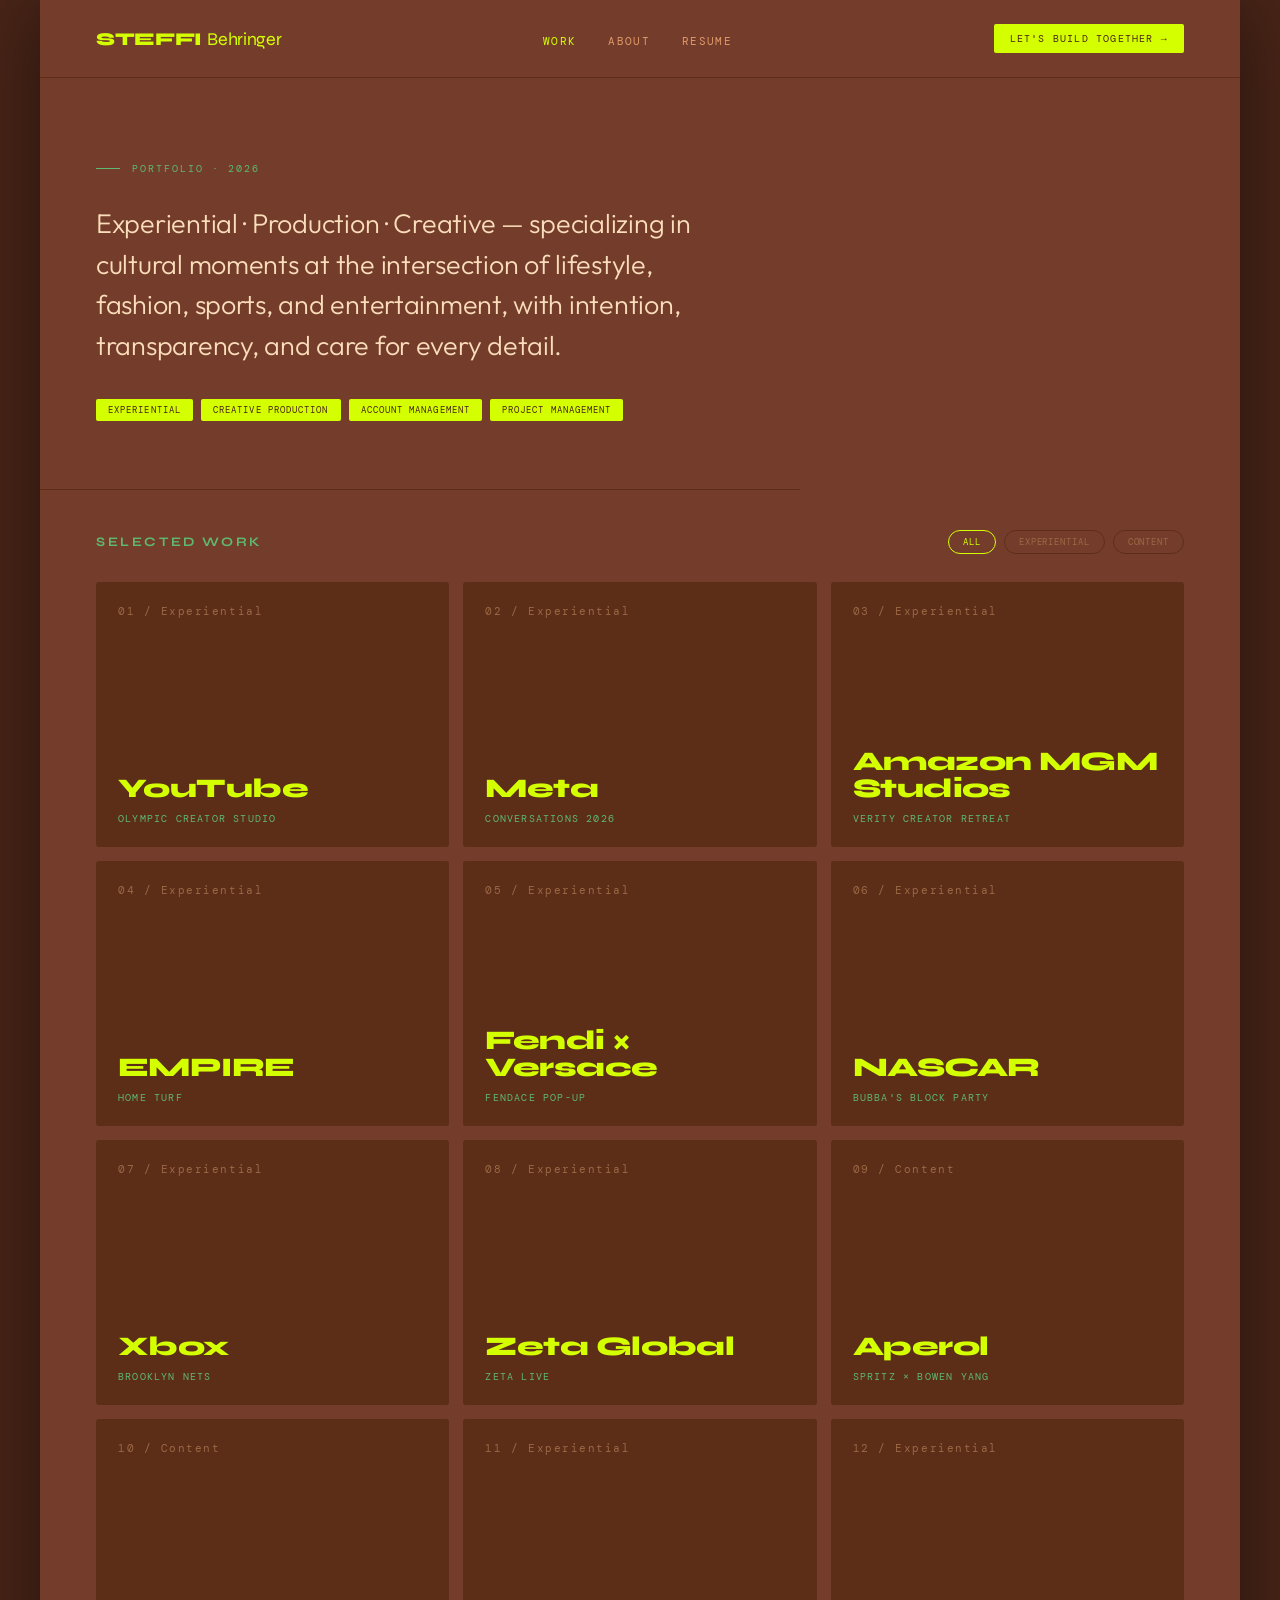
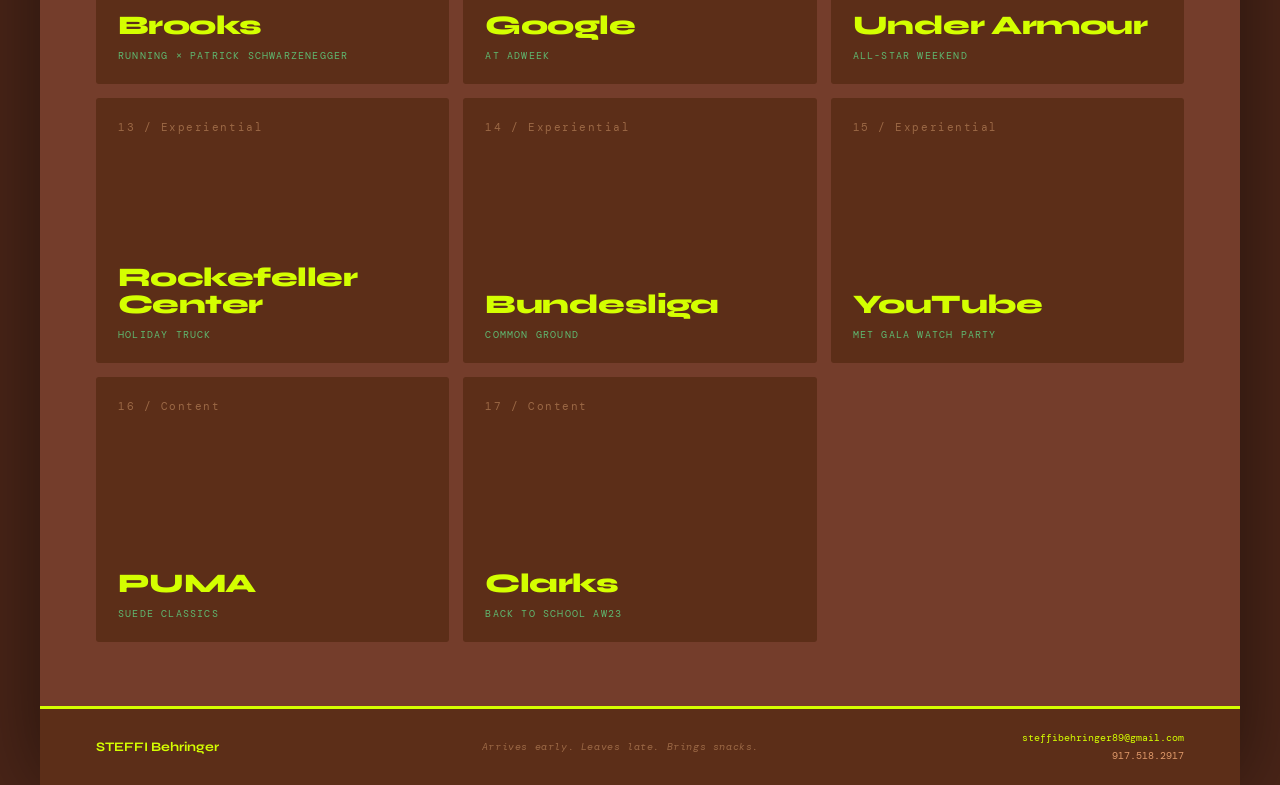
<file: index.html>
<!DOCTYPE html>
<html lang="en">
<head>
<meta charset="UTF-8">
<meta name="viewport" content="width=device-width, initial-scale=1.0">
<title>Steffi Behringer — Portfolio</title>
<meta name="description" content="Steffi Behringer — Senior Producer &amp; Partner. Creative, production and experiential work at the intersection of lifestyle, fashion, sports, and entertainment.">
<meta name="author" content="Steffi Behringer">

<!-- Open Graph / link previews -->
<meta property="og:type" content="website">
<meta property="og:title" content="Steffi Behringer — Portfolio">
<meta property="og:description" content="Senior Producer &amp; Partner. Cultural moments at the intersection of lifestyle, fashion, sports, and entertainment.">
<meta property="og:url" content="https://steffibehringer.com/">
<meta property="og:image" content="https://steffibehringer.com/images/youtube_athletes.jpg">
<meta property="og:image:alt" content="YouTube Olympic Creator Studio — Milano Cortina 2026">
<meta name="twitter:card" content="summary_large_image">
<meta name="twitter:title" content="Steffi Behringer — Portfolio">
<meta name="twitter:description" content="Senior Producer &amp; Partner. Cultural moments at the intersection of lifestyle, fashion, sports, and entertainment.">
<meta name="twitter:image" content="https://steffibehringer.com/images/youtube_athletes.jpg">

<!-- Favicon -->
<link rel="icon" href="favicon.svg" type="image/svg+xml">

<!-- Fonts -->
<link rel="preconnect" href="https://fonts.googleapis.com">
<link rel="preconnect" href="https://fonts.gstatic.com" crossorigin>
<link href="https://fonts.googleapis.com/css2?family=Syne:wght@400;600;700;800&family=Outfit:wght@300;400;500;600&family=DM+Mono:wght@300;400&display=swap" rel="stylesheet">

<!-- Styles — minified bundle (source: css/main.css, nav.css, portfolio.css,
     pages.css; regenerate with `python3 build.py`) -->
<link rel="stylesheet" href="css/styles.min.css">
</head>
<body>

<nav>
  <div class="nav-logo" onclick="showPage('work')">STEFFI <span>Behringer</span></div>
  <ul class="nav-links">
    <li><a onclick="showPage('work')" class="active" id="nav-work">Work</a></li>
    <li><a onclick="showPage('about')" id="nav-about">About</a></li>
    <li><a href="resume/">Resume</a></li>
  </ul>
  <a class="nav-cta" onclick="showPage('contact')">Let's Build Together →</a>
</nav>

<!-- ======================================================= WORK PAGE ==== -->
<div class="page active" id="page-work">
  <section class="hero">
    <div class="hero-eyebrow">Portfolio · 2026</div>
    <p class="hero-positioning">Experiential · Production · Creative — specializing in cultural moments at the intersection of lifestyle, fashion, sports, and entertainment, with intention, transparency, and care for every detail.</p>
    <div class="hero-pills">
      <span class="hero-pill">Experiential</span>
      <span class="hero-pill">Creative Production</span>
      <span class="hero-pill">Account Management</span>
      <span class="hero-pill">Project Management</span>
    </div>
  </section>

  <div class="work-header">
    <div class="work-title">Selected Work</div>
    <div class="work-filter">
      <button class="filter-btn active" onclick="filterCards('all',this)">All</button>
      <button class="filter-btn" onclick="filterCards('experiential',this)">Experiential</button>
      <button class="filter-btn" onclick="filterCards('content',this)">Content</button>
    </div>
  </div>

  <!-- Cards are rendered from js/projects.js by js/grid.js -->
  <div class="project-grid" id="project-grid"></div>
</div>

<!-- ====================================================== ABOUT PAGE ==== -->
<div class="page" id="page-about">
  <div class="about-page">
    <div class="about-hero">
      <div>
        <div class="about-label">About</div>
        <h1 class="about-heading">Black Forest roots.<br><em>Brooklyn energy.</em></h1>
        <div class="about-text">
          <p>Senior Producer — based in Brooklyn, available across the US and Europe. For the past eight years I've built cultural moments at the intersection of lifestyle, fashion, sports, and entertainment.</p>
          <p>My experience spans both sides of the industry — in-house at an agency and as a freelance senior producer, always as the primary client partner and end-to-end owner.</p>
          <p>Before the agency world, I founded BMW North America's first retail design program — a pilot that started with 10 BMW dealers on the East Coast, and after six months we scaled it to 339 dealers nationwide.</p>
          <p>German-raised, Brooklyn-made. Fluent in German and English with a sprinkle of Spanish. When not on set: running, shooting film, and rearranging rooms until they earn their place.</p>
        </div>
      </div>
      <!-- Photo intentionally omitted for now. To add one later: give
           .about-hero the class "has-photo" and drop a photo column back in
           (see .about-hero.has-photo in css/pages.css). -->
    </div>
    <div class="about-details">
      <div class="about-detail-card">
        <div class="detail-label">Availability</div>
        <div class="detail-content"><strong>US &amp; German Citizen</strong><br>Available across the US and Europe.<br>Brooklyn, NY · Freiburg, Germany</div>
      </div>
      <div class="about-detail-card">
        <div class="detail-label">Languages</div>
        <div class="detail-content"><strong>German</strong> — Native<br><strong>English</strong> — Fluent<br><strong>Spanish</strong> — Intermediate</div>
      </div>
      <div class="about-detail-card">
        <div class="detail-label">Beyond the Brief</div>
        <div class="detail-content">Marathon runner · Film photographer · Interior design obsessive · Detail-driven to the last corner of a room</div>
      </div>
    </div>
    <div class="about-allyship">
      <div>
        <div class="allyship-title">Allyship &amp; Action · Co-Founder</div>
        <div class="allyship-text">Community-driven initiative amplifying underrepresented voices in advertising and production. Featured in Adweek, Ad Council, and Forbes.</div>
      </div>
      <div>
        <a href="https://www.adweek.com/agencies/5-takeaways-allyship-action-execs-better-allies/" class="allyship-link" target="_blank" rel="noopener">Adweek: 5 Takeaways From Allyship &amp; Action</a>
        <a href="https://drive.google.com/file/d/1Sok7X1nSyW7-N40NEiH50WABASWHIrJO/view" class="allyship-link" target="_blank" rel="noopener">Adweek: Why Your Virtual Event Sucks</a>
      </div>
    </div>
  </div>
</div>

<!-- ==================================================== CONTACT PAGE ==== -->
<div class="page" id="page-contact">
  <div class="contact-page">
    <div class="contact-heading">Let's build</div>
    <div class="contact-sub">something together.</div>
    <p class="contact-text">Whether it's a brand activation, a content campaign, or something that doesn't have a name yet — I'd love to hear what you're working on.</p>
    <div class="contact-detail"><span class="contact-detail-label">Email</span><span class="contact-detail-value"><a href="mailto:steffibehringer89@gmail.com">steffibehringer89@gmail.com</a></span></div>
    <div class="contact-detail"><span class="contact-detail-label">Phone</span><span class="contact-detail-value">917.518.2917</span></div>
    <div class="contact-detail"><span class="contact-detail-label">LinkedIn</span><span class="contact-detail-value"><a href="https://linkedin.com/in/stefaniebehringer" target="_blank" rel="noopener">stefaniebehringer</a></span></div>
    <div class="contact-detail"><span class="contact-detail-label">Based</span><span class="contact-detail-value">Brooklyn, NY · Available US &amp; Europe</span></div>
    <a href="resume/" class="contact-btn">View Full Resume →</a>
  </div>
</div>

<footer>
  <div class="footer-logo">STEFFI Behringer</div>
  <div class="footer-cheeky">Arrives early. Leaves late. Brings snacks.</div>
  <div class="footer-contact"><a href="mailto:steffibehringer89@gmail.com">steffibehringer89@gmail.com</a><br>917.518.2917</div>
</footer>

<!-- ========================================================== MODAL ==== -->
<div class="modal-overlay" id="modal-overlay" onclick="closeModalOutside(event)">
  <div class="modal" id="modal" role="dialog" aria-modal="true" aria-labelledby="modal-title">
    <div class="modal-inner">
      <div class="modal-close"><button class="modal-close-btn" onclick="closeModal()">✕ Close</button></div>
      <div class="modal-header">
        <div class="modal-tags" id="modal-tags"></div>
        <div class="modal-title" id="modal-title"></div>
        <div class="modal-location" id="modal-location"></div>
      </div>
      <div id="modal-video-wrap"></div>
      <div id="modal-images-wrap"></div>
      <div class="modal-body">
        <div>
          <div class="modal-desc" id="modal-desc"></div>
          <div class="modal-impact" id="modal-impact"></div>
        </div>
        <div>
          <span class="modal-sidebar-label">My Role</span>
          <div id="modal-roles"></div>
        </div>
      </div>
    </div>
  </div>
</div>

<!-- Scripts. projects.js is your editable data (loaded readable). The engine
     (nav + filter + modal + grid) is the minified bundle app.min.js; it needs
     PROJECTS + openModal defined, so it loads after projects.js.
     Source: js/nav.js, filter.js, modal.js, grid.js — rebuild with
     `python3 build.py`. -->
<script src="js/projects.js"></script>
<script src="js/app.min.js"></script>
</body>
</html>
</file>
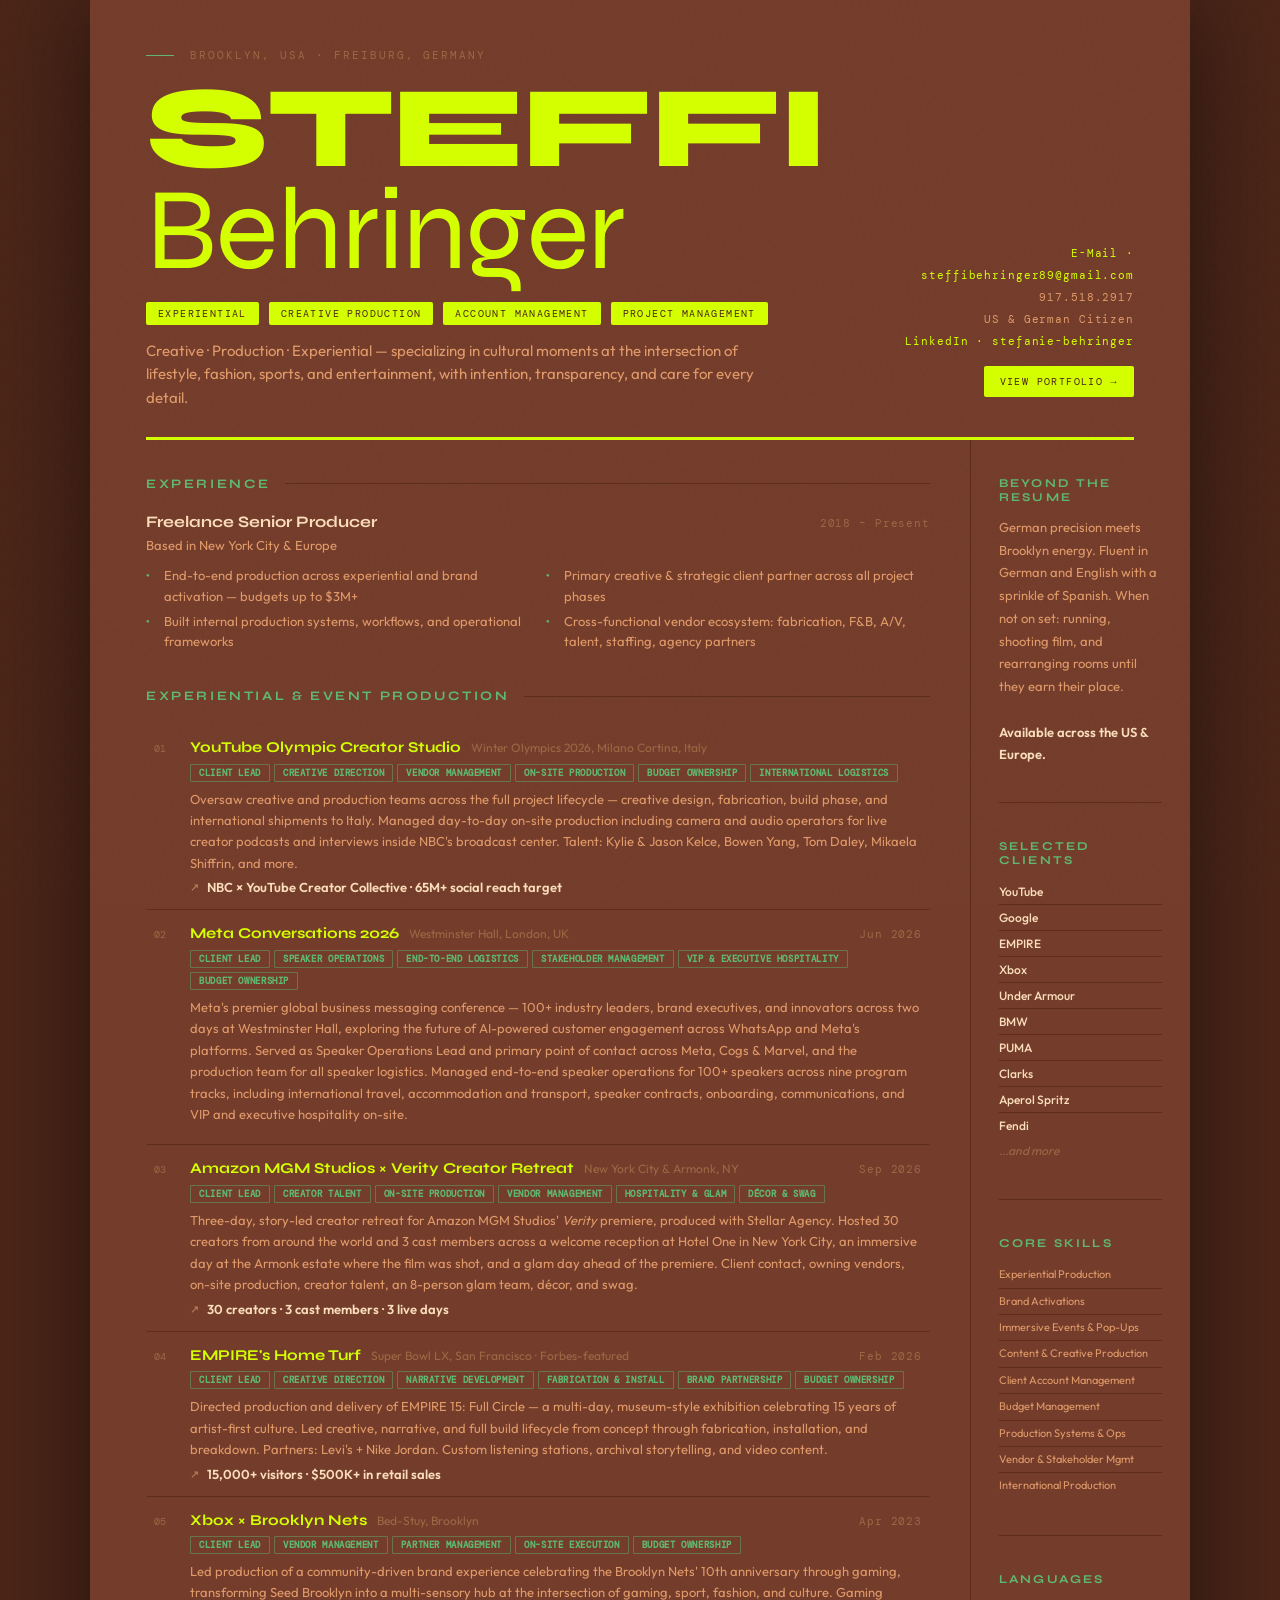
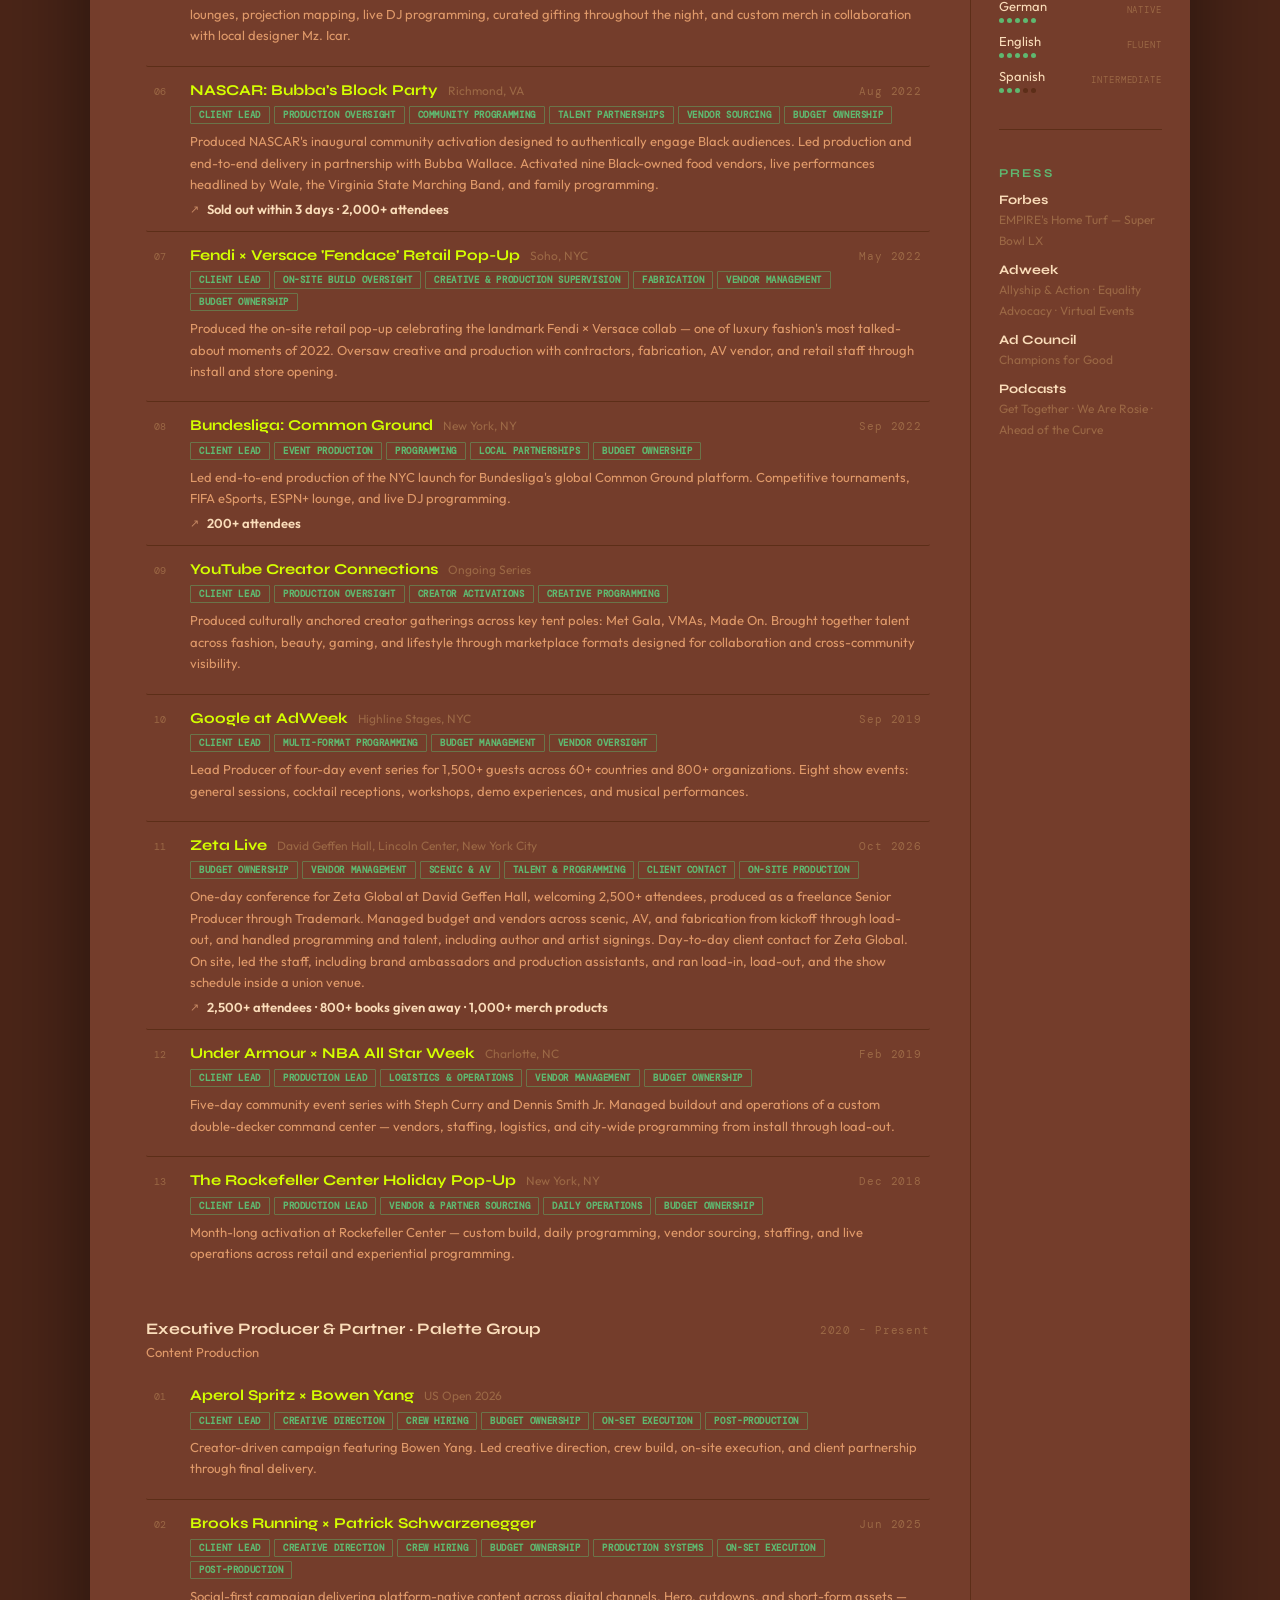
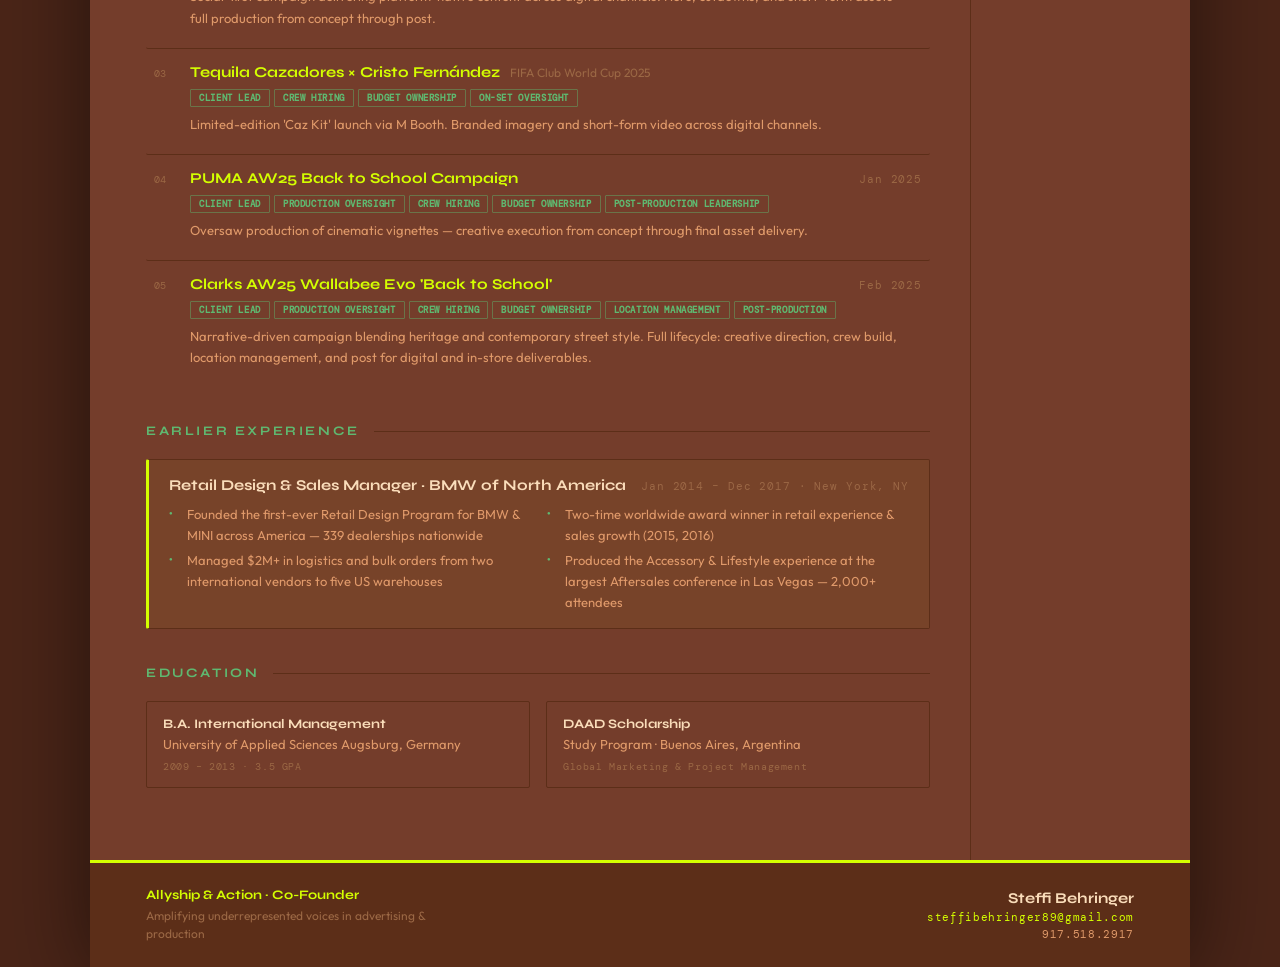
<file: resume/index.html>
<!DOCTYPE html>
<html lang="en">
<head>
<meta charset="UTF-8">
<meta name="viewport" content="width=device-width, initial-scale=1.0">
<title>Steffi Behringer — Producer</title>
<link rel="preconnect" href="https://fonts.googleapis.com">
<link rel="preconnect" href="https://fonts.gstatic.com" crossorigin>
<link href="https://fonts.googleapis.com/css2?family=Syne:wght@400;600;700;800&family=Outfit:wght@300;400;500;600&family=DM+Mono:wght@300;400&display=swap" rel="stylesheet">

<style>
* { box-sizing: border-box; margin: 0; padding: 0; }

:root {
  --bg:     #743D2B;
  --ink:    #FADDBA;
  --neon:   #D4FF00;
  --peach:  #C68863;
  --green:  #5FB870;
  --mid:    #E09A6A;
  --lt:     #9B6845;
  --rule:   #5C2E18;
  --display:'Syne', sans-serif;
  --body:   'Outfit', sans-serif;
  --mono:   'DM Mono', monospace;
}

html { background: #4A2518; }

body {
  background: var(--bg);
  color: var(--ink);
  font-family: var(--body);
  max-width: 1100px;
  margin: 0 auto;
  position: relative;
  box-shadow: 0 8px 80px rgba(0,0,0,0.5);
  min-height: 100vh;
}

body::before {
  content: '';
  position: fixed;
  inset: 0;
  background-image: url("data:image/svg+xml,%3Csvg viewBox='0 0 256 256' xmlns='http://www.w3.org/2000/svg'%3E%3Cfilter id='noise'%3E%3CfeTurbulence type='fractalNoise' baseFrequency='0.9' numOctaves='4' stitchTiles='stitch'/%3E%3C/filter%3E%3Crect width='100%25' height='100%25' filter='url(%23noise)' opacity='0.04'/%3E%3C/svg%3E");
  pointer-events: none;
  opacity: 0.35;
  z-index: 0;
}

/* ── MASTHEAD ── */
.masthead {
  padding: 48px 56px 0;
  display: grid;
  grid-template-columns: 1fr auto;
  align-items: end;
  gap: 32px;
  position: relative;
  z-index: 1;
}

.issue-line {
  font-family: var(--mono);
  font-size: 11px;
  letter-spacing: 0.18em;
  color: var(--lt);
  text-transform: uppercase;
  margin-bottom: 16px;
  display: flex;
  align-items: center;
  gap: 16px;
}
.issue-line::before {
  content: '';
  display: inline-block;
  width: 28px; height: 1px;
  background: var(--green);
}

.name-first {
  font-family: var(--display);
  font-size: clamp(72px, 10vw, 116px);
  font-weight: 800;
  line-height: 0.88;
  color: var(--neon);
  letter-spacing: -0.02em;
  display: block;
}
.name-last {
  font-family: var(--display);
  font-size: clamp(72px, 10vw, 116px);
  font-weight: 400;
  line-height: 0.88;
  color: var(--neon);
  letter-spacing: -0.01em;
  display: block;
}

/* Pills: neon yellow bg, dark text */
.title-strip {
  margin-top: 20px;
  display: flex;
  align-items: center;
  gap: 10px;
  flex-wrap: wrap;
}
.title-pill {
  font-family: var(--mono);
  font-size: 10px;
  letter-spacing: 0.14em;
  text-transform: uppercase;
  color: #4A2518;
  background: var(--neon);
  padding: 5px 12px;
  border-radius: 2px;
}

.masthead-right {
  display: flex;
  flex-direction: column;
  align-items: flex-end;
  gap: 8px;
  padding-bottom: 12px;
}
.contact-line {
  font-family: var(--mono);
  font-size: 11px;
  letter-spacing: 0.08em;
  color: var(--mid);
  text-align: right;
  line-height: 2;
}
.contact-line a { color: var(--neon); text-decoration: none; }

/* ── ACCENT RULE ── */
.accent-rule {
  height: 3px;
  background: var(--neon);
  margin: 28px 56px 0;
  position: relative;
  z-index: 1;
}

/* ── MAIN GRID ── */
.main-grid {
  display: grid;
  grid-template-columns: 1fr 220px;
  gap: 0;
  position: relative;
  z-index: 1;
}

/* ── SIDEBAR ── */
.sidebar {
  border-left: 1px solid var(--rule);
  padding: 36px 28px;
  display: flex;
  flex-direction: column;
  gap: 36px;
}

.sidebar-label {
  font-family: var(--display);
  font-size: 12px;
  font-weight: 700;
  letter-spacing: 0.18em;
  text-transform: uppercase;
  color: var(--green);
  margin-bottom: 12px;
  display: block;
}

.beyond-text {
  font-family: var(--body);
  font-size: 13px;
  line-height: 1.75;
  color: var(--mid);
}
.beyond-text strong {
  font-weight: 600;
  color: var(--ink);
}

.sidebar-divider { height: 1px; background: var(--rule); }

.competency-list { list-style: none; }
.competency-list li {
  font-family: var(--body);
  font-size: 11px;
  color: var(--mid);
  padding: 5px 0;
  border-bottom: 1px solid var(--rule);
  line-height: 1.4;
}
.competency-list li:last-child { border-bottom: none; }

.press-item { margin-bottom: 12px; }
.press-outlet {
  font-family: var(--display);
  font-size: 13px;
  font-weight: 700;
  color: var(--ink);
  display: block;
}
.press-desc {
  font-family: var(--body);
  font-size: 12px;
  color: var(--lt);
  line-height: 1.5;
}

.lang-list { display: flex; flex-direction: column; gap: 10px; }
.lang-item { display: flex; justify-content: space-between; align-items: center; }
.lang-name { font-family: var(--body); font-size: 13px; color: var(--ink); }
.lang-level { font-family: var(--mono); font-size: 9px; letter-spacing: 0.1em; color: var(--lt); text-transform: uppercase; }
.lang-dots { display: flex; gap: 3px; margin-top: 4px; }
.lang-dot { width: 5px; height: 5px; border-radius: 50%; background: var(--rule); }
.lang-dot.filled { background: var(--green); }

/* ── MAIN CONTENT ── */
.content { padding: 36px 40px 36px 56px; }

.section { margin-bottom: 36px; }

.section-header {
  display: flex;
  align-items: center;
  gap: 14px;
  margin-bottom: 20px;
}
.section-title {
  font-family: var(--display);
  font-size: 13px;
  font-weight: 700;
  letter-spacing: 0.2em;
  text-transform: uppercase;
  color: var(--green);
  white-space: nowrap;
}
.section-rule { flex: 1; height: 1px; background: var(--rule); }

.palette-role {
  display: grid;
  grid-template-columns: 1fr auto;
  align-items: baseline;
  gap: 16px;
  margin-bottom: 6px;
}
.palette-title {
  font-family: var(--display);
  font-size: 16px;
  font-weight: 700;
  color: var(--ink);
}
.palette-dates {
  font-family: var(--mono);
  font-size: 11px;
  letter-spacing: 0.08em;
  color: var(--lt);
}
.palette-meta {
  font-family: var(--body);
  font-size: 13px;
  color: var(--mid);
  margin-bottom: 12px;
}
.palette-bullets {
  list-style: none;
  display: grid;
  grid-template-columns: 1fr 1fr;
  gap: 4px 16px;
  margin-bottom: 4px;
}
.palette-bullets li {
  font-family: var(--body);
  font-size: 13px;
  color: var(--mid);
  padding-left: 18px;
  position: relative;
  line-height: 1.6;
}
.palette-bullets li::before {
  content: '●';
  position: absolute;
  left: 0;
  color: var(--green);
  font-size: 6px;
  top: 6px;
}

.subsection-label {
  font-family: var(--display);
  font-size: 14px;
  font-weight: 700;
  color: var(--ink);
  margin: 22px 0 14px;
  padding-bottom: 6px;
  border-bottom: 1px solid var(--rule);
  display: flex;
  align-items: center;
  gap: 10px;
}
.subsection-label::before {
  content: '';
  display: inline-block;
  width: 6px; height: 6px;
  border-radius: 50%;
  background: var(--neon);
  flex-shrink: 0;
}

.content-intro {
  font-family: var(--body);
  font-size: 13px;
  color: var(--mid);
  margin-bottom: 14px;
  line-height: 1.6;
}

.project-list { display: flex; flex-direction: column; gap: 0; }

.project-item {
  display: grid;
  grid-template-columns: auto 1fr;
  gap: 0 16px;
  padding: 14px 8px;
  border-bottom: 1px solid var(--rule);
  align-items: start;
  transition: background 0.15s;
  cursor: default;
  border-radius: 2px;
}
.project-item:hover { background: rgba(212,255,0,0.04); }
.project-item:last-child { border-bottom: none; }

.project-number {
  font-family: var(--mono);
  font-size: 10px;
  color: var(--lt);
  line-height: 1.8;
  min-width: 20px;
  padding-top: 2px;
}

.project-name-row {
  display: flex;
  align-items: baseline;
  gap: 10px;
  flex-wrap: wrap;
  margin-bottom: 6px;
}
.project-name {
  font-family: var(--display);
  font-size: 15px;
  font-weight: 700;
  color: var(--neon);
  line-height: 1.3;
}
.project-location {
  font-family: var(--body);
  font-size: 12px;
  color: var(--lt);
}

.project-tags {
  display: flex;
  flex-wrap: wrap;
  gap: 4px;
  margin-bottom: 7px;
}
.project-tag {
  font-family: var(--mono);
  font-size: 9px;
  font-weight: 700;
  letter-spacing: 0.07em;
  text-transform: uppercase;
  color: var(--green);
  border: 1px solid rgba(95,184,112,0.45);
  padding: 2px 8px;
  border-radius: 1px;
  background: transparent;
}

.project-desc {
  font-family: var(--body);
  font-size: 13px;
  color: var(--mid);
  line-height: 1.65;
  margin-bottom: 5px;
}
.project-impact {
  font-family: var(--body);
  font-size: 13px;
  font-weight: 600;
  color: var(--ink);
  display: flex;
  align-items: center;
  gap: 8px;
}
.project-impact::before { content: '↗'; color: var(--peach); font-size: 11px; font-family: var(--mono); font-weight: 300; }

/* ── BMW ── */
.bmw-block {
  background: rgba(212,255,0,0.03);
  border: 1px solid var(--rule);
  border-left: 3px solid var(--neon);
  padding: 16px 20px;
  border-radius: 2px;
}
.bmw-header {
  display: flex;
  justify-content: space-between;
  align-items: baseline;
  margin-bottom: 10px;
  flex-wrap: wrap;
  gap: 8px;
}
.bmw-title { font-family: var(--display); font-size: 15px; font-weight: 700; color: var(--ink); }
.bmw-dates { font-family: var(--mono); font-size: 11px; color: var(--lt); letter-spacing: 0.08em; }
.bmw-bullets { list-style: none; display: grid; grid-template-columns: 1fr 1fr; gap: 4px 16px; }
.bmw-bullets li {
  font-family: var(--body);
  font-size: 13px;
  color: var(--mid);
  padding-left: 18px;
  position: relative;
  line-height: 1.6;
}
.bmw-bullets li::before { content: '●'; position: absolute; left: 0; color: var(--green); font-size: 6px; top: 5px; }

/* ── EDUCATION ── */
.edu-strip { display: grid; grid-template-columns: 1fr 1fr; gap: 16px; }
.edu-card { padding: 14px 16px; border: 1px solid var(--rule); border-radius: 2px; }
.edu-degree { font-family: var(--display); font-size: 13px; font-weight: 700; color: var(--ink); margin-bottom: 3px; }
.edu-school { font-family: var(--body); font-size: 13px; color: var(--mid); line-height: 1.4; }
.edu-detail { font-family: var(--mono); font-size: 10px; color: var(--lt); letter-spacing: 0.06em; margin-top: 6px; }

/* ── FOOTER ── */
.footer-strip {
  border-top: 3px solid var(--neon);
  background: #5C2E18;
  padding: 24px 56px;
  display: flex;
  justify-content: space-between;
  align-items: center;
  flex-wrap: wrap;
  gap: 16px;
  position: relative;
  z-index: 1;
}
.footer-left {
  display: flex;
  flex-direction: column;
  gap: 4px;
}
.footer-allyship-title {
  font-family: var(--display);
  font-size: 13px;
  font-weight: 700;
  color: var(--neon);
}
.footer-allyship-sub {
  font-family: var(--body);
  font-size: 12px;
  color: var(--lt);
  max-width: 340px;
  line-height: 1.5;
}
.footer-right {
  display: flex;
  flex-direction: column;
  align-items: flex-end;
  gap: 3px;
}
.footer-name {
  font-family: var(--display);
  font-size: 15px;
  font-weight: 700;
  color: var(--ink);
}
.footer-contact-detail {
  font-family: var(--mono);
  font-size: 11px;
  letter-spacing: 0.06em;
  color: var(--mid);
}
.footer-contact-detail a { color: var(--neon); text-decoration: none; }

/* ── POSITIONING STATEMENT ── */
.positioning {
  font-family: var(--body);
  font-size: 15px;
  color: var(--mid);
  margin-top: 14px;
  margin-bottom: 0;
  line-height: 1.55;
  max-width: 620px;
}

/* ── CLIENT LOGO STRIP ── */
.client-strip {
  background: #5C2E18;
  border-top: 1px solid var(--rule);
  border-bottom: 1px solid var(--rule);
  padding: 18px 56px;
  position: relative;
  z-index: 1;
}
.client-strip-label {
  font-family: var(--mono);
  font-size: 9px;
  letter-spacing: 0.22em;
  text-transform: uppercase;
  color: var(--lt);
  margin-bottom: 14px;
  display: flex;
  align-items: center;
  gap: 12px;
}
.client-strip-label::after {
  content: '';
  flex: 1;
  height: 1px;
  background: var(--rule);
}
.client-logos {
  display: flex;
  align-items: center;
  flex-wrap: wrap;
}
.client-logo {
  font-family: var(--display);
  font-size: 12px;
  font-weight: 700;
  letter-spacing: 0.1em;
  text-transform: uppercase;
  color: var(--neon);
  padding: 6px 20px;
  border-right: 1px solid var(--rule);
  transition: opacity 0.2s;
  white-space: nowrap;
}
.client-logo:last-child { border-right: none; }
.client-logo:hover { opacity: 0.7; }

@page { size: letter; margin: 0; }
@media print {
  html { background: var(--bg); zoom: 0.74; -webkit-print-color-adjust: exact; print-color-adjust: exact; }
  body { box-shadow: none; max-width: 1100px; margin: 0 auto; }
  body::before { display: none; }
  .masthead, .accent-rule, .main-grid, .footer-strip { animation: none; }
  .project-item, .bmw-block, .edu-card, .press-item, .lang-item { break-inside: avoid; page-break-inside: avoid; }
  .section-header, .subsection-label { break-after: avoid; page-break-after: avoid; }
  .project-item:hover { background: transparent; }
}

/* PROJECT DATES + PORTFOLIO BUTTON */
.project-date { margin-left: auto; font-family: var(--mono); font-size: 10.5px; letter-spacing: 0.08em; color: var(--lt); white-space: nowrap; }
.portfolio-btn { font-family: var(--mono); font-size: 10px; letter-spacing: 0.14em; text-transform: uppercase; color: #4A2518; background: var(--neon); padding: 9px 16px; border-radius: 2px; text-decoration: none; display: inline-flex; align-items: center; gap: 8px; margin-top: 6px; transition: transform 0.15s ease, box-shadow 0.15s ease; }
.portfolio-btn:hover { transform: translateY(-1px); box-shadow: 0 6px 18px rgba(0, 0, 0, 0.35); }
</style>
</head>
<body>

<!-- ── MASTHEAD ── -->
<header class="masthead">
  <div class="masthead-left">
    <div class="issue-line">Brooklyn, USA · Freiburg, Germany</div>
    <div class="name-block">
      <span class="name-first">STEFFI</span>
      <span class="name-last">Behringer</span>
    </div>
    <div class="title-strip">
      <span class="title-pill">Experiential</span>
      <span class="title-pill">Creative Production</span>
      <span class="title-pill">Account Management</span>
      <span class="title-pill">Project Management</span>
    </div>
    <p class="positioning">Creative · Production · Experiential — specializing in cultural moments at the intersection of lifestyle, fashion, sports, and entertainment, with intention, transparency, and care for every detail.</p>
  </div>
  <div class="masthead-right">
    <div class="contact-line">
      <a href="mailto:steffibehringer89@gmail.com">E-Mail · steffibehringer89@gmail.com</a><br>
      917.518.2917<br>
      US &amp; German Citizen<br>
      <a href="https://www.linkedin.com/in/stefanie-behringer/" target="_blank" rel="noopener">LinkedIn · stefanie-behringer</a>
    </div>
    <a href="../" class="portfolio-btn">View Portfolio →</a>
  </div>
</header>

<div class="accent-rule"></div>

<!-- ── MAIN ── -->
<div class="main-grid">

  <!-- ── CONTENT ── -->
  <main class="content">

    <!-- FREELANCE -->
    <section class="section">
      <div class="section-header">
        <span class="section-title">Experience</span>
        <div class="section-rule"></div>
      </div>
      <div class="palette-role">
        <div class="palette-title">Freelance Senior Producer</div>
        <div class="palette-dates">2018 – Present</div>
      </div>
      <div class="palette-meta">Based in New York City &amp; Europe</div>
      <ul class="palette-bullets">
        <li>End-to-end production across experiential and brand activation — budgets up to $3M+</li>
        <li>Primary creative &amp; strategic client partner across all project phases</li>
        <li>Built internal production systems, workflows, and operational frameworks</li>
        <li>Cross-functional vendor ecosystem: fabrication, F&amp;B, A/V, talent, staffing, agency partners</li>
      </ul>
    </section>

    <!-- EXPERIENTIAL -->
    <section class="section">
      <div class="section-header">
        <span class="section-title">Experiential &amp; Event Production</span>
        <div class="section-rule"></div>
      </div>

      <div class="project-list">

        <div class="project-item">
          <div class="project-number">01</div>
          <div class="project-body">
            <div class="project-name-row">
              <span class="project-name">YouTube Olympic Creator Studio</span>
              <span class="project-location">Winter Olympics 2026, Milano Cortina, Italy</span>
            </div>
            <div class="project-tags">
              <span class="project-tag">Client Lead</span>
              <span class="project-tag">Creative Direction</span>
              <span class="project-tag">Vendor Management</span>
              <span class="project-tag">On-Site Production</span>
              <span class="project-tag">Budget Ownership</span>
              <span class="project-tag">International Logistics</span>
            </div>
            <p class="project-desc">Oversaw creative and production teams across the full project lifecycle — creative design, fabrication, build phase, and international shipments to Italy. Managed day-to-day on-site production including camera and audio operators for live creator podcasts and interviews inside NBC's broadcast center. Talent: Kylie &amp; Jason Kelce, Bowen Yang, Tom Daley, Mikaela Shiffrin, and more.</p>
            <div class="project-impact">NBC × YouTube Creator Collective · 65M+ social reach target</div>
          </div>
        </div>

        <div class="project-item">
          <div class="project-number">02</div>
          <div class="project-body">
            <div class="project-name-row">
              <span class="project-name">Meta Conversations 2026</span>
              <span class="project-location">Westminster Hall, London, UK</span>
              <span class="project-date">Jun 2026</span>
            </div>
            <div class="project-tags">
              <span class="project-tag">Client Lead</span>
              <span class="project-tag">Speaker Operations</span>
              <span class="project-tag">End-to-End Logistics</span>
              <span class="project-tag">Stakeholder Management</span>
              <span class="project-tag">VIP &amp; Executive Hospitality</span>
              <span class="project-tag">Budget Ownership</span>
            </div>
            <p class="project-desc">Meta's premier global business messaging conference — 100+ industry leaders, brand executives, and innovators across two days at Westminster Hall, exploring the future of AI-powered customer engagement across WhatsApp and Meta's platforms. Served as Speaker Operations Lead and primary point of contact across Meta, Cogs &amp; Marvel, and the production team for all speaker logistics. Managed end-to-end speaker operations for 100+ speakers across nine program tracks, including international travel, accommodation and transport, speaker contracts, onboarding, communications, and VIP and executive hospitality on-site.</p>
          </div>
        </div>

        <div class="project-item">
          <div class="project-number">03</div>
          <div class="project-body">
            <div class="project-name-row">
              <span class="project-name">Amazon MGM Studios × Verity Creator Retreat</span>
              <span class="project-location">New York City &amp; Armonk, NY</span>
              <span class="project-date">Sep 2026</span>
            </div>
            <div class="project-tags">
              <span class="project-tag">Client Lead</span>
              <span class="project-tag">Creator Talent</span>
              <span class="project-tag">On-Site Production</span>
              <span class="project-tag">Vendor Management</span>
              <span class="project-tag">Hospitality &amp; Glam</span>
              <span class="project-tag">Décor &amp; Swag</span>
            </div>
            <p class="project-desc">Three-day, story-led creator retreat for Amazon MGM Studios' <em>Verity</em> premiere, produced with Stellar Agency. Hosted 30 creators from around the world and 3 cast members across a welcome reception at Hotel One in New York City, an immersive day at the Armonk estate where the film was shot, and a glam day ahead of the premiere. Client contact, owning vendors, on-site production, creator talent, an 8-person glam team, décor, and swag.</p>
            <div class="project-impact">30 creators · 3 cast members · 3 live days</div>
          </div>
        </div>

        <div class="project-item">
          <div class="project-number">04</div>
          <div class="project-body">
            <div class="project-name-row">
              <span class="project-name">EMPIRE's Home Turf</span>
              <span class="project-location">Super Bowl LX, San Francisco · Forbes-featured</span>
              <span class="project-date">Feb 2026</span>
            </div>
            <div class="project-tags">
              <span class="project-tag">Client Lead</span>
              <span class="project-tag">Creative Direction</span>
              <span class="project-tag">Narrative Development</span>
              <span class="project-tag">Fabrication &amp; Install</span>
              <span class="project-tag">Brand Partnership</span>
              <span class="project-tag">Budget Ownership</span>
            </div>
            <p class="project-desc">Directed production and delivery of EMPIRE 15: Full Circle — a multi-day, museum-style exhibition celebrating 15 years of artist-first culture. Led creative, narrative, and full build lifecycle from concept through fabrication, installation, and breakdown. Partners: Levi's + Nike Jordan. Custom listening stations, archival storytelling, and video content.</p>
            <div class="project-impact">15,000+ visitors · $500K+ in retail sales</div>
          </div>
        </div>

        <div class="project-item">
          <div class="project-number">05</div>
          <div class="project-body">
            <div class="project-name-row">
              <span class="project-name">Xbox × Brooklyn Nets</span>
              <span class="project-location">Bed-Stuy, Brooklyn</span>
              <span class="project-date">Apr 2023</span>
            </div>
            <div class="project-tags">
              <span class="project-tag">Client Lead</span>
              <span class="project-tag">Vendor Management</span>
              <span class="project-tag">Partner Management</span>
              <span class="project-tag">On-Site Execution</span>
              <span class="project-tag">Budget Ownership</span>
            </div>
            <p class="project-desc">Led production of a community-driven brand experience celebrating the Brooklyn Nets' 10th anniversary through gaming, transforming Seed Brooklyn into a multi-sensory hub at the intersection of gaming, sport, fashion, and culture. Gaming lounges, projection mapping, live DJ programming, curated gifting throughout the night, and custom merch in collaboration with local designer Mz. Icar.</p>
          </div>
        </div>

        <div class="project-item">
          <div class="project-number">06</div>
          <div class="project-body">
            <div class="project-name-row">
              <span class="project-name">NASCAR: Bubba's Block Party</span>
              <span class="project-location">Richmond, VA</span>
              <span class="project-date">Aug 2022</span>
            </div>
            <div class="project-tags">
              <span class="project-tag">Client Lead</span>
              <span class="project-tag">Production Oversight</span>
              <span class="project-tag">Community Programming</span>
              <span class="project-tag">Talent Partnerships</span>
              <span class="project-tag">Vendor Sourcing</span>
              <span class="project-tag">Budget Ownership</span>
            </div>
            <p class="project-desc">Produced NASCAR's inaugural community activation designed to authentically engage Black audiences. Led production and end-to-end delivery in partnership with Bubba Wallace. Activated nine Black-owned food vendors, live performances headlined by Wale, the Virginia State Marching Band, and family programming.</p>
            <div class="project-impact">Sold out within 3 days · 2,000+ attendees</div>
          </div>
        </div>

        <div class="project-item">
          <div class="project-number">07</div>
          <div class="project-body">
            <div class="project-name-row">
              <span class="project-name">Fendi × Versace 'Fendace' Retail Pop-Up</span>
              <span class="project-location">Soho, NYC</span>
              <span class="project-date">May 2022</span>
            </div>
            <div class="project-tags">
              <span class="project-tag">Client Lead</span>
              <span class="project-tag">On-Site Build Oversight</span>
              <span class="project-tag">Creative &amp; Production Supervision</span>
              <span class="project-tag">Fabrication</span>
              <span class="project-tag">Vendor Management</span>
              <span class="project-tag">Budget Ownership</span>
            </div>
            <p class="project-desc">Produced the on-site retail pop-up celebrating the landmark Fendi × Versace collab — one of luxury fashion's most talked-about moments of 2022. Oversaw creative and production with contractors, fabrication, AV vendor, and retail staff through install and store opening.</p>
          </div>
        </div>

        <div class="project-item">
          <div class="project-number">08</div>
          <div class="project-body">
            <div class="project-name-row">
              <span class="project-name">Bundesliga: Common Ground</span>
              <span class="project-location">New York, NY</span>
              <span class="project-date">Sep 2022</span>
            </div>
            <div class="project-tags">
              <span class="project-tag">Client Lead</span>
              <span class="project-tag">Event Production</span>
              <span class="project-tag">Programming</span>
              <span class="project-tag">Local Partnerships</span>
              <span class="project-tag">Budget Ownership</span>
            </div>
            <p class="project-desc">Led end-to-end production of the NYC launch for Bundesliga's global Common Ground platform. Competitive tournaments, FIFA eSports, ESPN+ lounge, and live DJ programming.</p>
            <div class="project-impact">200+ attendees</div>
          </div>
        </div>

        <div class="project-item">
          <div class="project-number">09</div>
          <div class="project-body">
            <div class="project-name-row">
              <span class="project-name">YouTube Creator Connections</span>
              <span class="project-location">Ongoing Series</span>
            </div>
            <div class="project-tags">
              <span class="project-tag">Client Lead</span>
              <span class="project-tag">Production Oversight</span>
              <span class="project-tag">Creator Activations</span>
              <span class="project-tag">Creative Programming</span>
            </div>
            <p class="project-desc">Produced culturally anchored creator gatherings across key tent poles: Met Gala, VMAs, Made On. Brought together talent across fashion, beauty, gaming, and lifestyle through marketplace formats designed for collaboration and cross-community visibility.</p>
          </div>
        </div>

        <div class="project-item">
          <div class="project-number">10</div>
          <div class="project-body">
            <div class="project-name-row">
              <span class="project-name">Google at AdWeek</span>
              <span class="project-location">Highline Stages, NYC</span>
              <span class="project-date">Sep 2019</span>
            </div>
            <div class="project-tags">
              <span class="project-tag">Client Lead</span>
              <span class="project-tag">Multi-Format Programming</span>
              <span class="project-tag">Budget Management</span>
              <span class="project-tag">Vendor Oversight</span>
            </div>
            <p class="project-desc">Lead Producer of four-day event series for 1,500+ guests across 60+ countries and 800+ organizations. Eight show events: general sessions, cocktail receptions, workshops, demo experiences, and musical performances.</p>
          </div>
        </div>

        <div class="project-item">
          <div class="project-number">11</div>
          <div class="project-body">
            <div class="project-name-row">
              <span class="project-name">Zeta Live</span>
              <span class="project-location">David Geffen Hall, Lincoln Center, New York City</span>
              <span class="project-date">Oct 2026</span>
            </div>
            <div class="project-tags">
              <span class="project-tag">Budget Ownership</span>
              <span class="project-tag">Vendor Management</span>
              <span class="project-tag">Scenic &amp; AV</span>
              <span class="project-tag">Talent &amp; Programming</span>
              <span class="project-tag">Client Contact</span>
              <span class="project-tag">On-Site Production</span>
            </div>
            <p class="project-desc">One-day conference for Zeta Global at David Geffen Hall, welcoming 2,500+ attendees, produced as a freelance Senior Producer through Trademark. Managed budget and vendors across scenic, AV, and fabrication from kickoff through load-out, and handled programming and talent, including author and artist signings. Day-to-day client contact for Zeta Global. On site, led the staff, including brand ambassadors and production assistants, and ran load-in, load-out, and the show schedule inside a union venue.</p>
            <div class="project-impact">2,500+ attendees · 800+ books given away · 1,000+ merch products</div>
          </div>
        </div>

        <div class="project-item">
          <div class="project-number">12</div>
          <div class="project-body">
            <div class="project-name-row">
              <span class="project-name">Under Armour × NBA All Star Week</span>
              <span class="project-location">Charlotte, NC</span>
              <span class="project-date">Feb 2019</span>
            </div>
            <div class="project-tags">
              <span class="project-tag">Client Lead</span>
              <span class="project-tag">Production Lead</span>
              <span class="project-tag">Logistics &amp; Operations</span>
              <span class="project-tag">Vendor Management</span>
              <span class="project-tag">Budget Ownership</span>
            </div>
            <p class="project-desc">Five-day community event series with Steph Curry and Dennis Smith Jr. Managed buildout and operations of a custom double-decker command center — vendors, staffing, logistics, and city-wide programming from install through load-out.</p>
          </div>
        </div>

        <div class="project-item">
          <div class="project-number">13</div>
          <div class="project-body">
            <div class="project-name-row">
              <span class="project-name">The Rockefeller Center Holiday Pop-Up</span>
              <span class="project-location">New York, NY</span>
              <span class="project-date">Dec 2018</span>
            </div>
            <div class="project-tags">
              <span class="project-tag">Client Lead</span>
              <span class="project-tag">Production Lead</span>
              <span class="project-tag">Vendor &amp; Partner Sourcing</span>
              <span class="project-tag">Daily Operations</span>
              <span class="project-tag">Budget Ownership</span>
            </div>
            <p class="project-desc">Month-long activation at Rockefeller Center — custom build, daily programming, vendor sourcing, staffing, and live operations across retail and experiential programming.</p>
          </div>
        </div>

      </div>
    </section>

    <!-- PALETTE GROUP -->
    <section class="section">
      <div class="palette-role">
        <div class="palette-title">Executive Producer &amp; Partner  ·  Palette Group</div>
        <div class="palette-dates">2020 – Present</div>
      </div>
      <div class="palette-meta">Content Production</div>

      <div class="project-list">

        <div class="project-item">
          <div class="project-number">01</div>
          <div class="project-body">
            <div class="project-name-row">
              <span class="project-name">Aperol Spritz × Bowen Yang</span>
              <span class="project-location">US Open 2026</span>
            </div>
            <div class="project-tags">
              <span class="project-tag">Client Lead</span>
              <span class="project-tag">Creative Direction</span>
              <span class="project-tag">Crew Hiring</span>
              <span class="project-tag">Budget Ownership</span>
              <span class="project-tag">On-Set Execution</span>
              <span class="project-tag">Post-Production</span>
            </div>
            <p class="project-desc">Creator-driven campaign featuring Bowen Yang. Led creative direction, crew build, on-site execution, and client partnership through final delivery.</p>
          </div>
        </div>

        <div class="project-item">
          <div class="project-number">02</div>
          <div class="project-body">
            <div class="project-name-row">
              <span class="project-name">Brooks Running × Patrick Schwarzenegger</span>
              <span class="project-date">Jun 2025</span>
            </div>
            <div class="project-tags">
              <span class="project-tag">Client Lead</span>
              <span class="project-tag">Creative Direction</span>
              <span class="project-tag">Crew Hiring</span>
              <span class="project-tag">Budget Ownership</span>
              <span class="project-tag">Production Systems</span>
              <span class="project-tag">On-Set Execution</span>
              <span class="project-tag">Post-Production</span>
            </div>
            <p class="project-desc">Social-first campaign delivering platform-native content across digital channels. Hero, cutdowns, and short-form assets — full production from concept through post.</p>
          </div>
        </div>

        <div class="project-item">
          <div class="project-number">03</div>
          <div class="project-body">
            <div class="project-name-row">
              <span class="project-name">Tequila Cazadores × Cristo Fernández</span>
              <span class="project-location">FIFA Club World Cup 2025</span>
            </div>
            <div class="project-tags">
              <span class="project-tag">Client Lead</span>
              <span class="project-tag">Crew Hiring</span>
              <span class="project-tag">Budget Ownership</span>
              <span class="project-tag">On-Set Oversight</span>
            </div>
            <p class="project-desc">Limited-edition 'Caz Kit' launch via M Booth. Branded imagery and short-form video across digital channels.</p>
          </div>
        </div>

        <div class="project-item">
          <div class="project-number">04</div>
          <div class="project-body">
            <div class="project-name-row">
              <span class="project-name">PUMA AW25 Back to School Campaign</span>
              <span class="project-date">Jan 2025</span>
            </div>
            <div class="project-tags">
              <span class="project-tag">Client Lead</span>
              <span class="project-tag">Production Oversight</span>
              <span class="project-tag">Crew Hiring</span>
              <span class="project-tag">Budget Ownership</span>
              <span class="project-tag">Post-Production Leadership</span>
            </div>
            <p class="project-desc">Oversaw production of cinematic vignettes — creative execution from concept through final asset delivery.</p>
          </div>
        </div>

        <div class="project-item">
          <div class="project-number">05</div>
          <div class="project-body">
            <div class="project-name-row">
              <span class="project-name">Clarks AW25 Wallabee Evo 'Back to School'</span>
              <span class="project-date">Feb 2025</span>
            </div>
            <div class="project-tags">
              <span class="project-tag">Client Lead</span>
              <span class="project-tag">Production Oversight</span>
              <span class="project-tag">Crew Hiring</span>
              <span class="project-tag">Budget Ownership</span>
              <span class="project-tag">Location Management</span>
              <span class="project-tag">Post-Production</span>
            </div>
            <p class="project-desc">Narrative-driven campaign blending heritage and contemporary street style. Full lifecycle: creative direction, crew build, location management, and post for digital and in-store deliverables.</p>
          </div>
        </div>

      </div>
    </section>

    <!-- BMW -->
    <section class="section">
      <div class="section-header">
        <span class="section-title">Earlier Experience</span>
        <div class="section-rule"></div>
      </div>
      <div class="bmw-block">
        <div class="bmw-header">
          <div class="bmw-title">Retail Design &amp; Sales Manager · BMW of North America</div>
          <div class="bmw-dates">Jan 2014 – Dec 2017 · New York, NY</div>
        </div>
        <ul class="bmw-bullets">
          <li>Founded the first-ever Retail Design Program for BMW &amp; MINI across America — 339 dealerships nationwide</li>
          <li>Two-time worldwide award winner in retail experience &amp; sales growth (2015, 2016)</li>
          <li>Managed $2M+ in logistics and bulk orders from two international vendors to five US warehouses</li>
          <li>Produced the Accessory &amp; Lifestyle experience at the largest Aftersales conference in Las Vegas — 2,000+ attendees</li>
        </ul>
      </div>
    </section>

    <!-- EDUCATION -->
    <section class="section">
      <div class="section-header">
        <span class="section-title">Education</span>
        <div class="section-rule"></div>
      </div>
      <div class="edu-strip">
        <div class="edu-card">
          <div class="edu-degree">B.A. International Management</div>
          <div class="edu-school">University of Applied Sciences Augsburg, Germany</div>
          <div class="edu-detail">2009 – 2013 · 3.5 GPA</div>
        </div>
        <div class="edu-card">
          <div class="edu-degree">DAAD Scholarship</div>
          <div class="edu-school">Study Program · Buenos Aires, Argentina</div>
          <div class="edu-detail">Global Marketing &amp; Project Management</div>
        </div>
      </div>
    </section>

  </main>

  <!-- ── SIDEBAR ── -->
  <aside class="sidebar">

    <div>
      <span class="sidebar-label">Beyond the Resume</span>
      <p class="beyond-text">
        German precision meets Brooklyn energy. Fluent in German and English with a sprinkle of Spanish. When not on set: running, shooting film, and rearranging rooms until they earn their place.<br><br>
        <strong>Available across the US &amp; Europe.</strong>
      </p>
    </div>

    <div class="sidebar-divider"></div>

    <div>
      <span class="sidebar-label">Selected Clients</span>
      <div class="competency-list">
        <div style="font-family:var(--body);font-size:12px;color:var(--ink);padding:5px 0;border-bottom:1px solid var(--rule);font-weight:500;">YouTube</div>
        <div style="font-family:var(--body);font-size:12px;color:var(--ink);padding:5px 0;border-bottom:1px solid var(--rule);font-weight:500;">Google</div>
        <div style="font-family:var(--body);font-size:12px;color:var(--ink);padding:5px 0;border-bottom:1px solid var(--rule);font-weight:500;">EMPIRE</div>
        <div style="font-family:var(--body);font-size:12px;color:var(--ink);padding:5px 0;border-bottom:1px solid var(--rule);font-weight:500;">Xbox</div>
        <div style="font-family:var(--body);font-size:12px;color:var(--ink);padding:5px 0;border-bottom:1px solid var(--rule);font-weight:500;">Under Armour</div>
        <div style="font-family:var(--body);font-size:12px;color:var(--ink);padding:5px 0;border-bottom:1px solid var(--rule);font-weight:500;">BMW</div>
        <div style="font-family:var(--body);font-size:12px;color:var(--ink);padding:5px 0;border-bottom:1px solid var(--rule);font-weight:500;">PUMA</div>
        <div style="font-family:var(--body);font-size:12px;color:var(--ink);padding:5px 0;border-bottom:1px solid var(--rule);font-weight:500;">Clarks</div>
        <div style="font-family:var(--body);font-size:12px;color:var(--ink);padding:5px 0;border-bottom:1px solid var(--rule);font-weight:500;">Aperol Spritz</div>
        <div style="font-family:var(--body);font-size:12px;color:var(--ink);padding:5px 0;font-weight:500;">Fendi</div>
        <div style="font-family:var(--body);font-size:12px;color:var(--lt);padding:5px 0;font-style:italic;">...and more</div>
      </div>
    </div>

    <div class="sidebar-divider"></div>

    <div>
      <span class="sidebar-label">Core Skills</span>
      <ul class="competency-list">
        <li>Experiential Production</li>
        <li>Brand Activations</li>
        <li>Immersive Events &amp; Pop-Ups</li>
        <li>Content &amp; Creative Production</li>
        <li>Client Account Management</li>
        <li>Budget Management</li>
        <li>Production Systems &amp; Ops</li>
        <li>Vendor &amp; Stakeholder Mgmt</li>
        <li>International Production</li>
      </ul>
    </div>

    <div class="sidebar-divider"></div>

    <div>
      <span class="sidebar-label">Languages</span>
      <div class="lang-list">
        <div class="lang-item">
          <div>
            <div class="lang-name">German</div>
            <div class="lang-dots">
              <div class="lang-dot filled"></div><div class="lang-dot filled"></div>
              <div class="lang-dot filled"></div><div class="lang-dot filled"></div>
              <div class="lang-dot filled"></div>
            </div>
          </div>
          <div class="lang-level">Native</div>
        </div>
        <div class="lang-item">
          <div>
            <div class="lang-name">English</div>
            <div class="lang-dots">
              <div class="lang-dot filled"></div><div class="lang-dot filled"></div>
              <div class="lang-dot filled"></div><div class="lang-dot filled"></div>
              <div class="lang-dot filled"></div>
            </div>
          </div>
          <div class="lang-level">Fluent</div>
        </div>
        <div class="lang-item">
          <div>
            <div class="lang-name">Spanish</div>
            <div class="lang-dots">
              <div class="lang-dot filled"></div><div class="lang-dot filled"></div>
              <div class="lang-dot filled"></div><div class="lang-dot"></div>
              <div class="lang-dot"></div>
            </div>
          </div>
          <div class="lang-level">Intermediate</div>
        </div>
      </div>
    </div>

    <div class="sidebar-divider"></div>

    <div>
      <span class="sidebar-label">Press</span>
      <div class="press-list">
        <div class="press-item">
          <span class="press-outlet">Forbes</span>
          <span class="press-desc">EMPIRE's Home Turf — Super Bowl LX</span>
        </div>
        <div class="press-item">
          <span class="press-outlet">Adweek</span>
          <span class="press-desc">Allyship &amp; Action · Equality Advocacy · Virtual Events</span>
        </div>
        <div class="press-item">
          <span class="press-outlet">Ad Council</span>
          <span class="press-desc">Champions for Good</span>
        </div>
        <div class="press-item">
          <span class="press-outlet">Podcasts</span>
          <span class="press-desc">Get Together · We Are Rosie · Ahead of the Curve</span>
        </div>
      </div>
    </div>

  </aside>
</div>

<!-- ── FOOTER ── -->
<footer class="footer-strip">
  <div class="footer-left">
    <div class="footer-allyship-title">Allyship &amp; Action · Co-Founder</div>
    <div class="footer-allyship-sub">Amplifying underrepresented voices in advertising &amp; production</div>
  </div>
  <div class="footer-right">
    <div class="footer-name">Steffi Behringer</div>
    <div class="footer-contact-detail"><a href="mailto:steffibehringer89@gmail.com">steffibehringer89@gmail.com</a></div>
    <div class="footer-contact-detail">917.518.2917</div>
  </div>
</footer>

</body>
</html>
</file>
<file: css/styles.min.css>
*{box-sizing:border-box;margin:0;padding:0}:root{--bg:#743D2B;--ink:#FADDBA;--neon:#D4FF00;--green:#5FB870;--mid:#E09A6A;--lt:#9B6845;--rule:#5C2E18;--dark:#4A2518;--display:'Syne',sans-serif;--body:'Outfit',sans-serif;--mono:'DM Mono',monospace}html{background:var(--dark)}body{background:var(--bg);color:var(--ink);font-family:var(--body);max-width:1200px;margin:0 auto;box-shadow:0 0 80px rgba(0,0,0,0.5)}.page{display:none}.page.active{display:block}footer{border-top:3px solid var(--neon);background:#5C2E18;padding:20px 56px;display:flex;justify-content:space-between;align-items:center;gap:20px}.footer-logo{font-family:var(--display);font-size:13px;font-weight:700;color:var(--neon)}.footer-cheeky{font-family:var(--mono);font-size:10px;color:var(--lt);font-style:italic;letter-spacing:0.06em}.footer-contact{font-family:var(--mono);font-size:10px;color:var(--mid);text-align:right;line-height:1.8}.footer-contact a{color:var(--neon);text-decoration:none}@media (max-width:768px){footer{padding:18px 28px;flex-wrap:wrap;gap:12px}.footer-cheeky{order:3;width:100%;text-align:center}}@media (max-width:480px){footer{flex-direction:column;align-items:flex-start;padding:18px 20px}.footer-contact{text-align:left}}
nav{display:flex;justify-content:space-between;align-items:center;padding:24px 56px;border-bottom:1px solid var(--rule);position:sticky;top:0;background:var(--bg);z-index:100}.nav-logo{font-family:var(--display);font-size:18px;font-weight:800;color:var(--neon);letter-spacing:-0.02em;cursor:pointer}.nav-logo span{font-weight:300}.nav-links{display:flex;gap:32px;list-style:none;align-items:center}.nav-links a{font-family:var(--mono);font-size:11px;letter-spacing:0.12em;text-transform:uppercase;color:var(--mid);text-decoration:none;transition:color 0.2s;cursor:pointer}.nav-links a:hover,.nav-links a.active{color:var(--neon)}.nav-cta{font-family:var(--mono);font-size:10px;letter-spacing:0.12em;text-transform:uppercase;color:var(--dark);background:var(--neon);padding:8px 16px;border-radius:2px;text-decoration:none;cursor:pointer;white-space:nowrap}@media (max-width:768px){nav{padding:18px 28px;gap:16px;flex-wrap:wrap}.nav-links{gap:20px}}@media (max-width:480px){nav{padding:16px 20px}.nav-logo{font-size:16px}.nav-links{gap:16px;order:3}.nav-links a{font-size:10px;letter-spacing:0.1em}.nav-cta{order:2;margin-left:auto}}
.hero{padding:84px 56px 68px;border-bottom:1px solid var(--rule);max-width:760px}.hero-eyebrow{font-family:var(--mono);font-size:10px;letter-spacing:0.2em;text-transform:uppercase;color:var(--green);margin-bottom:28px;display:flex;align-items:center;gap:12px}.hero-eyebrow::before{content:'';width:24px;height:1px;background:var(--green);display:inline-block}.hero-tagline{font-family:var(--display);font-size:clamp(26px,3.5vw,42px);font-weight:400;font-style:italic;line-height:1.2;color:var(--ink);margin-bottom:24px;letter-spacing:-0.01em}.hero-positioning{font-family:var(--body);font-size:clamp(19px,2.4vw,27px);font-weight:300;color:var(--ink);line-height:1.5;letter-spacing:-0.01em;margin-bottom:34px}.hero-positioning strong,.hero-positioning b{font-weight:500;color:var(--neon)}.hero-pills{display:flex;gap:8px;flex-wrap:wrap}.hero-pill{font-family:var(--mono);font-size:9px;letter-spacing:0.12em;text-transform:uppercase;color:var(--dark);background:var(--neon);padding:5px 12px;border-radius:2px}.work-header{padding:40px 56px 28px;display:flex;justify-content:space-between;align-items:center;gap:16px}.work-title{font-family:var(--display);font-size:13px;font-weight:700;letter-spacing:0.2em;text-transform:uppercase;color:var(--green)}.work-filter{display:flex;gap:8px}.filter-btn{font-family:var(--mono);font-size:9px;letter-spacing:0.1em;text-transform:uppercase;padding:5px 14px;border:1px solid var(--rule);border-radius:20px;color:var(--lt);cursor:pointer;transition:all 0.2s;background:transparent}.filter-btn.active,.filter-btn:hover{border-color:var(--neon);color:var(--neon)}.project-grid{padding:0 56px 64px;display:grid;grid-template-columns:repeat(3,1fr);gap:14px}.project-card{cursor:pointer;--client-color:var(--neon)}.project-card.hidden{display:none}.tile{position:relative;aspect-ratio:4 / 3;border-radius:3px;overflow:hidden;background:var(--rule)}.tile-face{position:absolute;inset:0;padding:22px;z-index:2;display:flex;flex-direction:column;justify-content:space-between;transition:opacity 0.35s ease}.tf-idx{font-family:var(--mono);font-size:11px;letter-spacing:0.14em;color:var(--lt)}.tf-name{margin-top:auto}.tf-client{display:block;font-family:var(--display);font-weight:800;font-size:clamp(22px,2.1vw,32px);line-height:1;letter-spacing:-0.02em;color:var(--client-color)}.tf-work{display:block;font-family:var(--mono);font-size:10px;letter-spacing:0.12em;text-transform:uppercase;color:var(--green);margin-top:10px}.tile-reveal{position:absolute;inset:0;opacity:0;z-index:1;transition:opacity 0.35s ease}.tile-reveal img{width:100%;height:100%;object-fit:cover;display:block;transform:scale(1.05);transition:transform 0.5s ease}.tile-reveal::after{content:'';position:absolute;inset:0;background:linear-gradient(to top,rgba(30,10,2,0.9),rgba(30,10,2,0.1) 58%,rgba(30,10,2,0) 82%)}.tile-meta{position:absolute;left:22px;right:22px;bottom:20px;z-index:2}.tm-client{display:block;font-family:var(--mono);font-size:10px;letter-spacing:0.14em;text-transform:uppercase;color:var(--neon);margin-bottom:6px}.tm-work{display:block;font-family:var(--display);font-size:19px;font-weight:700;color:var(--ink);line-height:1.15}.tm-loc{display:block;font-family:var(--body);font-size:12px;color:var(--mid);margin-top:3px}.project-card:hover .tile-face,.project-card:focus-visible .tile-face{opacity:0}.project-card:hover .tile-reveal,.project-card:focus-visible .tile-reveal{opacity:1;z-index:3}.project-card:hover .tile-reveal img{transform:scale(1)}.project-card:focus-visible{outline:2px solid var(--neon);outline-offset:3px}@media (hover:none){.tile-face{opacity:0}.tile-reveal{opacity:1;z-index:3}.tile-reveal img{transform:scale(1)}}.modal-overlay{position:fixed;inset:0;background:rgba(30,10,2,0.88);z-index:500;display:none;align-items:flex-end;justify-content:center;backdrop-filter:blur(4px)}.modal-overlay.open{display:flex;animation:fadeIn 0.25s ease}@keyframes fadeIn{from{opacity:0}to{opacity:1}}.modal{background:var(--bg);width:100%;max-width:1200px;max-height:92vh;overflow-y:auto;border-radius:8px 8px 0 0;border-top:3px solid var(--neon);animation:slideUp 0.3s ease}@keyframes slideUp{from{transform:translateY(40px);opacity:0}to{transform:translateY(0);opacity:1}}.modal-inner{padding:0 56px 56px}.modal-close{position:sticky;top:0;display:flex;justify-content:flex-end;padding:16px 0;background:var(--bg);border-bottom:1px solid var(--rule);margin-bottom:36px;z-index:10}.modal-close-btn{font-family:var(--mono);font-size:10px;letter-spacing:0.12em;text-transform:uppercase;color:var(--lt);cursor:pointer;padding:6px 14px;border:1px solid var(--rule);border-radius:2px;background:transparent;transition:all 0.2s}.modal-close-btn:hover{color:var(--ink);border-color:var(--mid)}.modal-header{margin-bottom:28px}.modal-tags{display:flex;gap:6px;flex-wrap:wrap;margin-bottom:14px}.modal-tag{font-family:var(--mono);font-size:9px;font-weight:700;letter-spacing:0.08em;text-transform:uppercase;color:var(--green);border:1px solid rgba(95,184,112,0.4);padding:3px 10px;border-radius:1px}.modal-title{font-family:var(--display);font-size:32px;font-weight:700;color:var(--neon);line-height:1.1;margin-bottom:6px}.modal-location{font-family:var(--body);font-size:13px;color:var(--lt)}.modal-video-wrap{display:block;position:relative;margin-bottom:20px;border-radius:2px;overflow:hidden;background:#000;text-decoration:none;cursor:pointer}.modal-video-wrap.regular{aspect-ratio:16 / 9}.modal-video-wrap.shorts{aspect-ratio:9 / 16;max-width:340px;margin-left:auto;margin-right:auto}.modal-video-wrap .video-poster{position:absolute;inset:0;width:100%;height:100%;object-fit:cover;z-index:0}.modal-video-wrap::after{content:'';position:absolute;inset:0;z-index:1;background:rgba(30,10,2,0.30);transition:background 0.2s ease}.modal-video-wrap:hover::after{background:rgba(30,10,2,0.14)}.modal-video-wrap .video-play{position:absolute;top:50%;left:50%;transform:translate(-50%,-50%);z-index:2;width:72px;height:72px;border-radius:50%;background:var(--neon);display:flex;align-items:center;justify-content:center;box-shadow:0 6px 24px rgba(0,0,0,0.45);transition:transform 0.2s ease}.modal-video-wrap .video-play::before{content:'';margin-left:5px;border-style:solid;border-width:12px 0 12px 20px;border-color:transparent transparent transparent var(--dark)}.modal-video-wrap:hover .video-play{transform:translate(-50%,-50%) scale(1.08)}.modal-video-wrap iframe{position:absolute;inset:0;width:100%;height:100%;border:0;z-index:3}.modal-video-wrap.playing::after,.modal-video-wrap.playing .video-play{display:none}.modal-images{columns:2;column-gap:10px;margin-bottom:32px}.modal-img{break-inside:avoid;margin-bottom:10px;overflow:hidden;border-radius:2px}.modal-img img{width:100%;height:auto;display:block}.carousel{position:relative;margin-bottom:32px;--slide-h:460px}.carousel-track{display:flex;gap:14px;overflow-x:auto;scroll-snap-type:x mandatory;scroll-behavior:smooth;-webkit-overflow-scrolling:touch;scrollbar-width:none}.carousel-track::-webkit-scrollbar{display:none}.carousel-slide{flex:0 0 auto;scroll-snap-align:center;background:var(--dark);border-radius:2px}.carousel-slide img{height:var(--slide-h);width:auto;max-width:100%;display:block;border-radius:2px}.carousel-arrow{position:absolute;top:calc(var(--slide-h) / 2);transform:translateY(-50%);z-index:3;width:44px;height:44px;border-radius:50%;border:none;cursor:pointer;background:rgba(30,10,2,0.6);color:var(--neon);font-size:26px;line-height:1;display:flex;align-items:center;justify-content:center;transition:background 0.2s ease,color 0.2s ease}.carousel-arrow:hover{background:var(--neon);color:var(--dark)}.carousel-arrow.prev{left:10px}.carousel-arrow.next{right:10px}.carousel-count{position:absolute;top:14px;right:14px;z-index:3;font-family:var(--mono);font-size:11px;letter-spacing:0.08em;color:var(--ink);background:rgba(30,10,2,0.65);padding:4px 10px;border-radius:2px}.carousel-dots{display:flex;gap:7px;justify-content:center;flex-wrap:wrap;margin-top:14px}.carousel-dot{width:8px;height:8px;border-radius:50%;border:none;padding:0;cursor:pointer;background:var(--rule);transition:background 0.2s ease}.carousel-dot.active{background:var(--neon)}.modal-body{display:grid;grid-template-columns:1fr 260px;gap:48px}.modal-desc{font-family:var(--body);font-size:15px;color:var(--mid);line-height:1.75;white-space:pre-line}.modal-impact{font-family:var(--display);font-size:17px;color:var(--neon);margin-top:20px;display:flex;align-items:center;gap:8px}.modal-impact::before{content:'↗';font-size:13px}.modal-sidebar-label{font-family:var(--display);font-size:11px;font-weight:700;letter-spacing:0.15em;text-transform:uppercase;color:var(--green);margin-bottom:12px;display:block}.modal-sidebar-tag{font-family:var(--body);font-size:13px;color:var(--mid);padding:6px 0;border-bottom:1px solid var(--rule)}@media (max-width:768px){.hero{padding:48px 28px 44px}.work-header{padding:32px 28px 22px;flex-wrap:wrap}.project-grid{padding:0 28px 48px;grid-template-columns:repeat(2,1fr)}.modal-overlay{align-items:stretch}.modal{max-height:100vh;height:100%;border-radius:0;border-top:none}.modal-inner{padding:0 28px 40px}.modal-body{grid-template-columns:1fr;gap:28px}.modal-title{font-size:26px}}@media (max-width:480px){.hero{padding:40px 20px 36px}.work-header{padding:28px 20px 18px}.work-title{width:100%;margin-bottom:4px}.project-grid{padding:0 20px 40px;grid-template-columns:1fr}.modal-inner{padding:0 20px 32px}.modal-images{columns:1}.modal-video-wrap.shorts{max-width:100%}.carousel{--slide-h:300px}.carousel-arrow{width:38px;height:38px;font-size:22px}}
.about-page{padding:72px 56px 64px}.about-hero{margin-bottom:56px;padding-bottom:56px;border-bottom:1px solid var(--rule)}.about-hero.has-photo{max-width:none;display:grid;grid-template-columns:1fr 340px;gap:64px;align-items:start}.about-label{font-family:var(--mono);font-size:10px;letter-spacing:0.2em;text-transform:uppercase;color:var(--green);margin-bottom:24px;display:flex;align-items:center;gap:12px}.about-label::before{content:'';width:24px;height:1px;background:var(--green);display:inline-block}.about-heading{font-family:var(--display);font-size:clamp(32px,4vw,52px);font-weight:700;color:var(--ink);line-height:1.1;margin-bottom:28px;letter-spacing:-0.01em}.about-heading em{color:var(--neon);font-style:italic}.about-text{font-family:var(--body);font-size:15px;color:var(--mid);line-height:1.8;font-weight:300}.about-text p + p{margin-top:18px}.about-photo{width:100%;aspect-ratio:3 / 4;border-radius:2px;overflow:hidden;background:var(--rule)}.about-photo img{width:100%;height:100%;object-fit:cover;display:block}.about-photo-placeholder{width:100%;height:100%;background:var(--rule);display:flex;align-items:center;justify-content:center;flex-direction:column;gap:10px}.about-photo-placeholder .icon{font-size:32px;opacity:0.2}.about-photo-placeholder .label{font-family:var(--mono);font-size:9px;letter-spacing:0.12em;text-transform:uppercase;color:var(--lt);opacity:0.5}.about-details{display:grid;grid-template-columns:1fr 1fr 1fr;gap:2px;margin-bottom:40px}.about-detail-card{background:var(--rule);padding:24px 20px}.detail-label{font-family:var(--display);font-size:11px;font-weight:700;letter-spacing:0.15em;text-transform:uppercase;color:var(--green);margin-bottom:10px}.detail-content{font-family:var(--body);font-size:13px;color:var(--mid);line-height:1.65}.detail-content strong{color:var(--ink);font-weight:500}.about-allyship{display:grid;grid-template-columns:1fr 1fr;gap:32px;padding:28px;border:1px solid var(--rule);border-left:3px solid var(--neon);border-radius:2px;align-items:center}.allyship-title{font-family:var(--display);font-size:17px;font-weight:700;color:var(--neon);margin-bottom:8px}.allyship-text{font-family:var(--body);font-size:13px;color:var(--mid);line-height:1.65}.allyship-link{font-family:var(--mono);font-size:10px;letter-spacing:0.1em;text-transform:uppercase;color:var(--green);text-decoration:none;display:flex;align-items:center;gap:8px;margin-bottom:10px}.allyship-link::before{content:'→'}.contact-page{padding:72px 56px 80px;max-width:640px}.contact-heading{font-family:var(--display);font-size:clamp(36px,5vw,64px);font-weight:800;color:var(--neon);line-height:0.95;letter-spacing:-0.02em;margin-bottom:8px}.contact-sub{font-family:var(--display);font-size:clamp(28px,4vw,48px);font-weight:300;font-style:italic;color:var(--ink);margin-bottom:36px}.contact-text{font-family:var(--body);font-size:15px;color:var(--mid);line-height:1.7;margin-bottom:36px}.contact-detail{display:flex;align-items:baseline;gap:16px;padding-bottom:14px;border-bottom:1px solid var(--rule);margin-bottom:14px}.contact-detail-label{font-family:var(--mono);font-size:9px;letter-spacing:0.15em;text-transform:uppercase;color:var(--green);min-width:80px}.contact-detail-value{font-family:var(--body);font-size:15px;color:var(--ink)}.contact-detail-value a{color:var(--neon);text-decoration:none}.contact-btn{display:inline-flex;align-items:center;gap:10px;font-family:var(--mono);font-size:10px;letter-spacing:0.12em;text-transform:uppercase;color:var(--dark);background:var(--neon);padding:12px 24px;border-radius:2px;text-decoration:none;margin-top:24px}@media (max-width:768px){.about-page{padding:48px 28px 44px}.about-hero{grid-template-columns:1fr;gap:36px;margin-bottom:40px;padding-bottom:40px}.about-photo{max-width:340px}.about-details{grid-template-columns:1fr}.about-allyship{grid-template-columns:1fr;gap:20px}.contact-page{padding:48px 28px 60px}}@media (max-width:480px){.about-page{padding:40px 20px 40px}.contact-page{padding:40px 20px 52px}.contact-detail{flex-direction:column;gap:4px}.contact-detail-label{min-width:0}}
</file>
